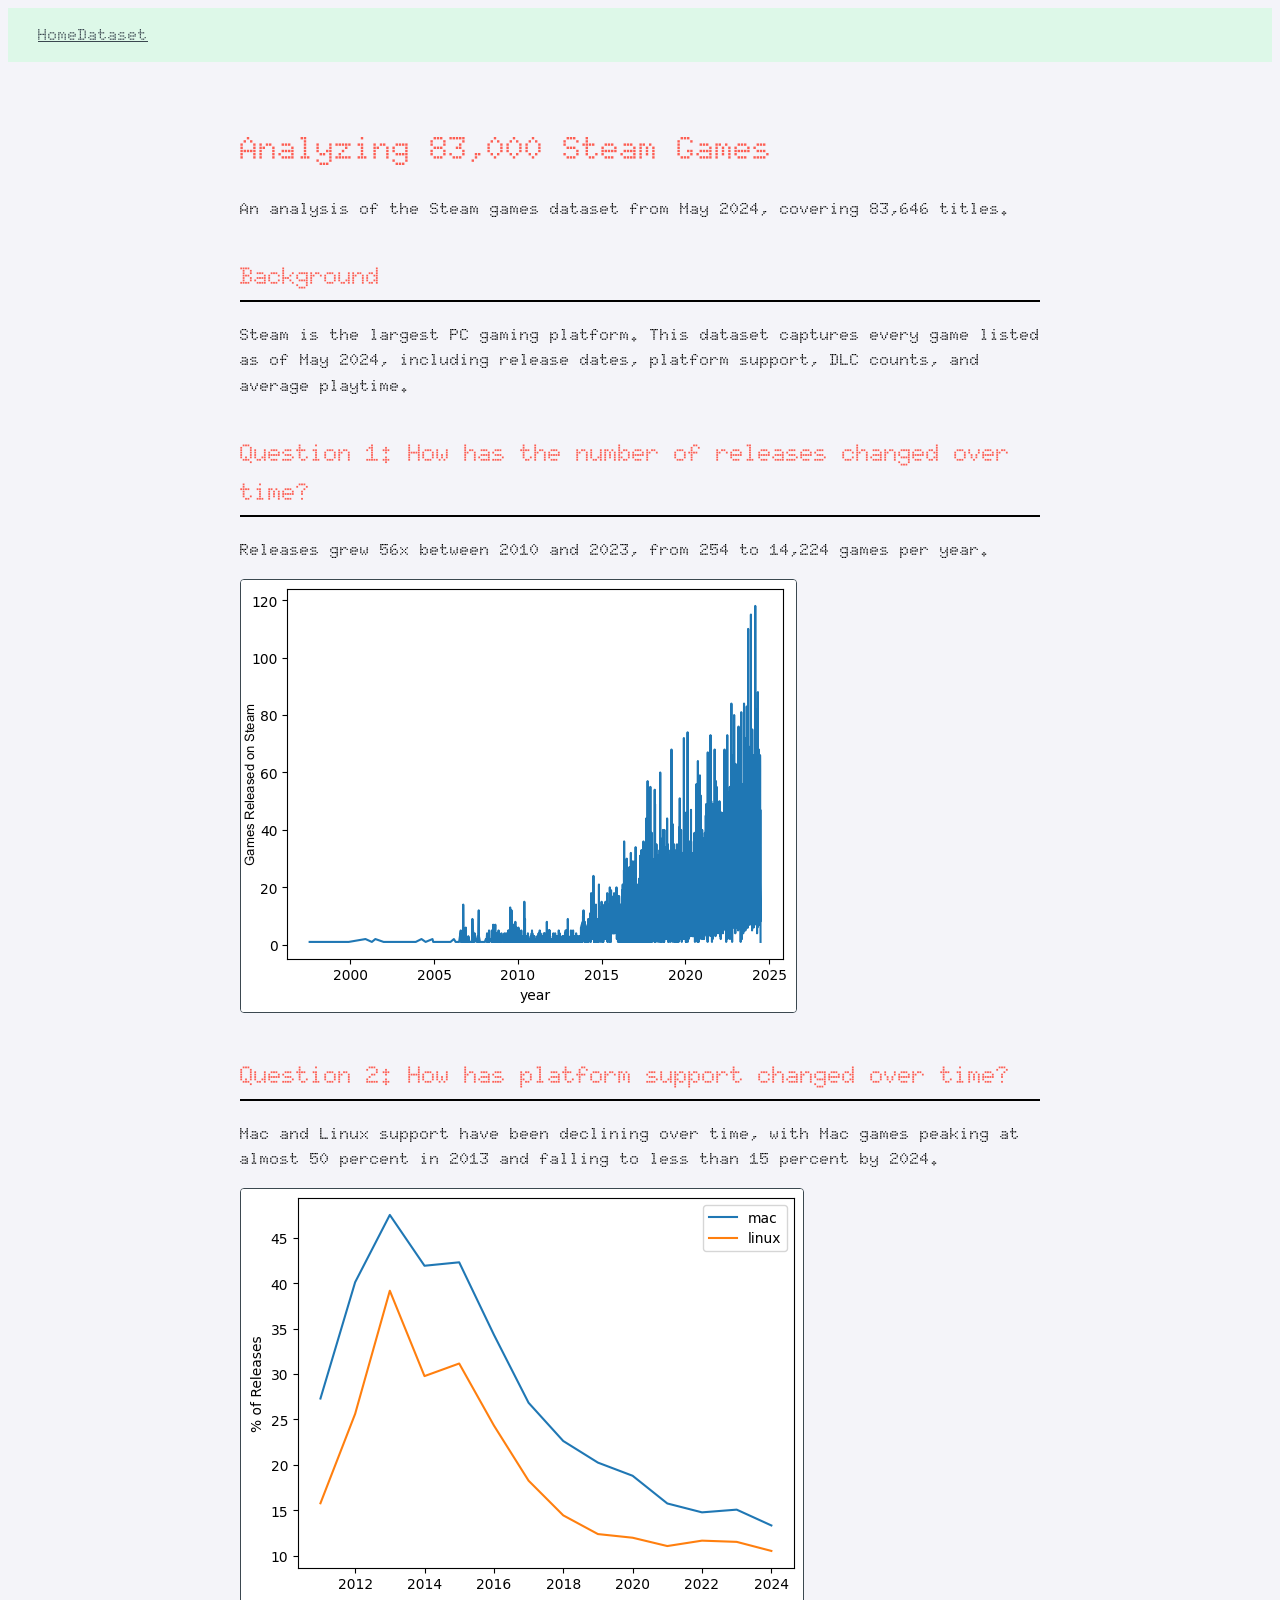
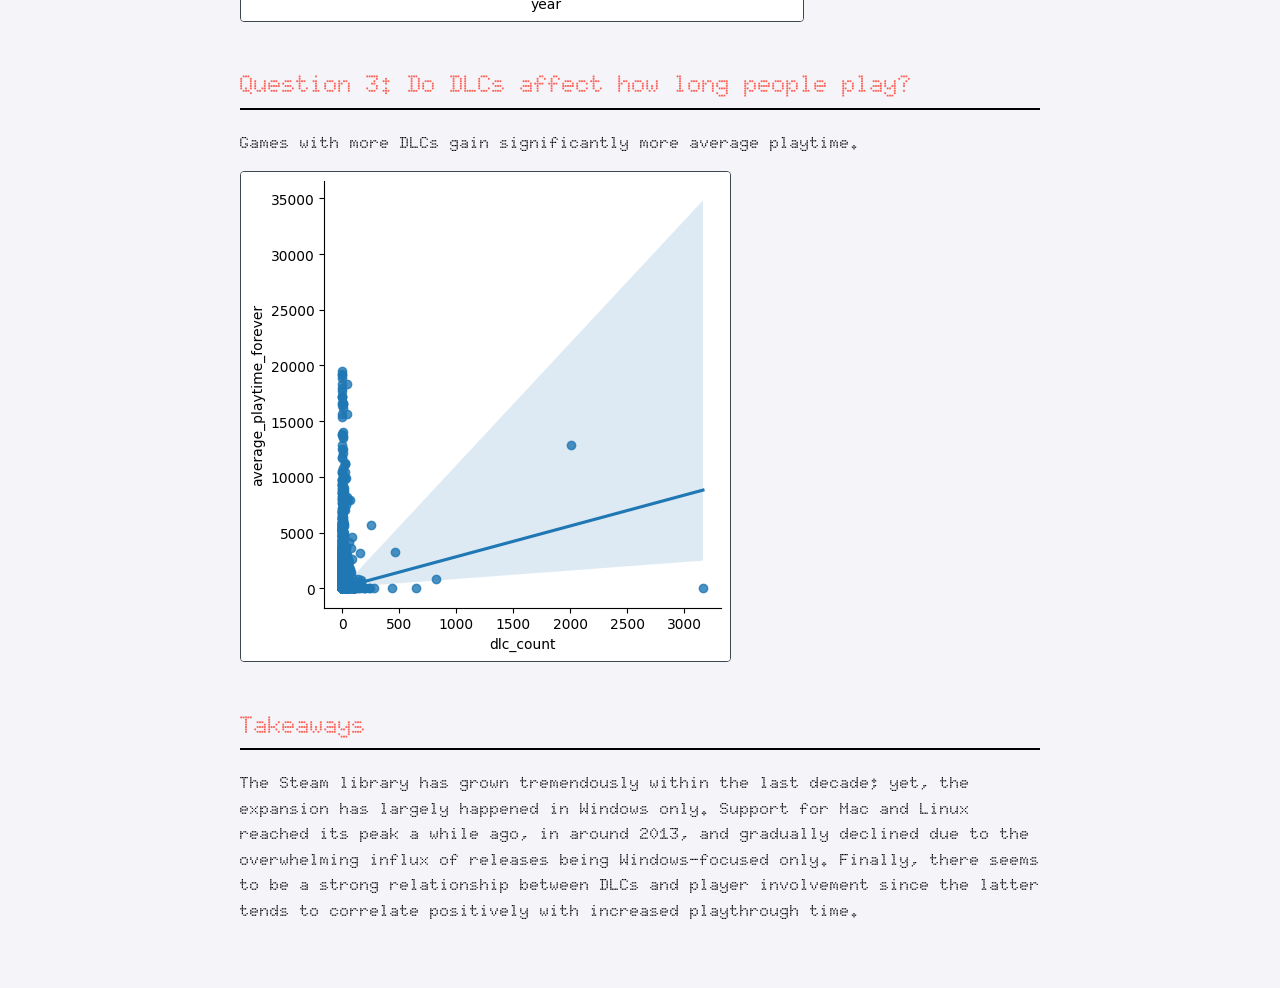
<file: index.html>
<!DOCTYPE html>
<html lang="en">
<head>
  <meta charset="UTF-8">
  <meta name="viewport" content="width=device-width, initial-scale=1.0">
  <title>Steam Data Analysis</title>
  <link rel="stylesheet" href="style.css">
</head>
<body>

<nav>
  <a href="index.html">Home</a>
  <a href="data_card.html">Dataset</a>
</nav>

<main>
  <h1>Analyzing 83,000 Steam Games</h1>
  <p>An analysis of the Steam games dataset from May 2024, covering 83,646 titles.</p>

  <section id="background">
    <h2>Background</h2>
    <p>Steam is the largest PC gaming platform. This dataset captures every game listed as of May 2024, including release dates, platform support, DLC counts, and average playtime.</p>
  </section>

  <section class="question">
    <h2>Question 1: How has the number of releases changed over time?</h2>
    <p>Releases grew 56x between 2010 and 2023, from 254 to 14,224 games per year.</p>
    <img class="viz" src="images/releases_per_year.png" alt="Bar chart showing Steam game releases per year from 2010 to 2023">
  </section>

  <section class="question">
    <h2>Question 2: How has platform support changed over time?</h2>
    <p>Mac and Linux support have been declining over time, with Mac games peaking at almost 50 percent in 2013 and falling to less than 15 percent by 2024.</p>
    <img class="viz" src="images/releases_maclinux_time.png" alt="Line chart showing Mac and Linux support percentage over time">
  </section>

  <section class="question">
    <h2>Question 3: Do DLCs affect how long people play?</h2>
    <p>Games with more DLCs gain significantly more average playtime.</p>
    <img class="viz" src="images/platime_dlccount.png" alt="Chart showing DLC count versus average playtime">
  </section>

  <section id="takeaways">
    <h2>Takeaways</h2>
    <p>The Steam library has grown tremendously within the last decade; yet, the expansion has largely happened in Windows only. Support for Mac and Linux reached its peak a while ago, in around 2013, and gradually declined due to the overwhelming influx of releases being Windows-focused only. Finally, there seems to be a strong relationship between DLCs and player involvement since the latter tends to correlate positively with increased playthrough time.</p>
  </section>
</main>

</body>
</html>
</file>
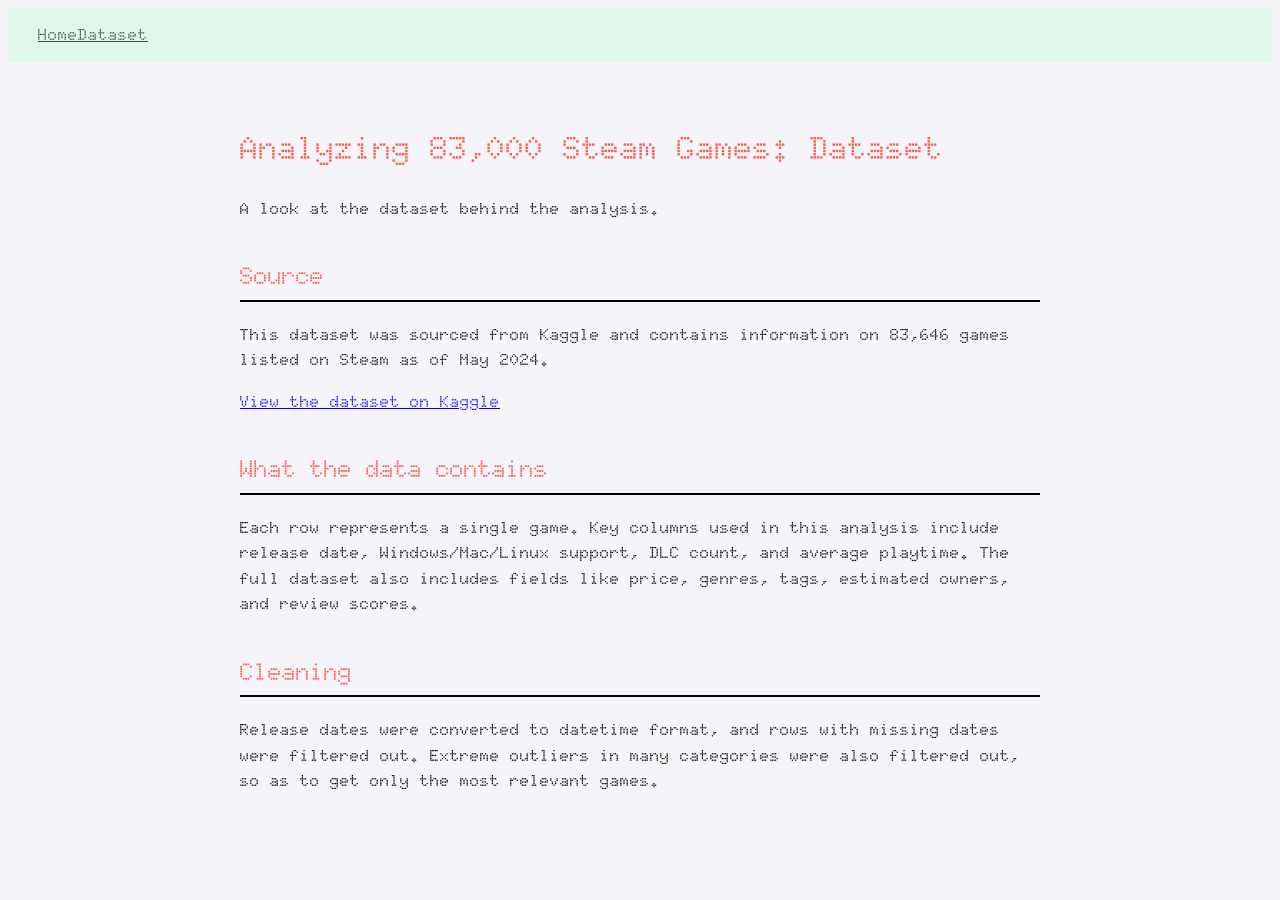
<file: data_card.html>
<!DOCTYPE html>
<html lang="en">
<head>
  <meta charset="UTF-8">
  <meta name="viewport" content="width=device-width, initial-scale=1.0">
  <title>Steam Games Dataset</title>
  <link rel="stylesheet" href="style.css">
</head>
<body>

<nav>
  <a href="index.html">Home</a>
  <a href="data_card.html">Dataset</a>
</nav>

<main>
  <h1>Analyzing 83,000 Steam Games: Dataset</h1>
  <p>A look at the dataset behind the analysis.</p>

  <section id="source">
    <h2>Source</h2>
    <p>This dataset was sourced from Kaggle and contains information on 83,646 games listed on Steam as of May 2024.</p>
    <p><a class="data-link" href="https://www.kaggle.com/datasets/fronkongames/steam-games-dataset">View the dataset on Kaggle</a></p>
  </section>

  <section id="contents">
    <h2>What the data contains</h2>
    <p>Each row represents a single game. Key columns used in this analysis include release date, Windows/Mac/Linux support, DLC count, and average playtime. The full dataset also includes fields like price, genres, tags, estimated owners, and review scores.</p>
  </section>

  <section id="cleaning">
    <h2>Cleaning</h2>
    <p>Release dates were converted to datetime format, and rows with missing dates were filtered out. Extreme outliers in many categories were also filtered out, so as to get only the most relevant games.</p>
  </section>
</main>

</body>
</html>
</file>
<file: style.css>
@import url('https://fonts.googleapis.com/css2?family=Doto:wght@100..900&family=Workbench'); 

:root {
    --c1: #000000;
    --c2: #ddf8e8;
    --c3: #3b4850;
    --c4: #B8DBD9;
    --c5: #F4F4F9;
    --c6: #FD5E53;
}

body {
    font-family: "Doto", sans-serif;
    background-color: var(--c5);
    color: var(--c1);
    font-weight: 700;
    line-height: 1.6;
}

nav {
    display: flex;
    background-color: var(--c2);
    padding: 14px 30px; 
}

nav a {
    color: var(--c3);
    font-weight: 700;
    font-size: 16px;
}

main {
    max-width: 800px;
    margin: 0 auto;/*This command was obtained through a query with claude.ai but implemented manually*/
    padding: 40px 20px;
}

h1 {
    color: var(--c6);
}

h2 {
    color: var(--c6);
    border-bottom: 2px solid var(--c1);
    padding-bottom: 4px;
    margin-top: 36px;
}

img {
    max-width: 100%;
    border: 1px solid var(--c3);
    border-radius: 4px;
}
</file>
